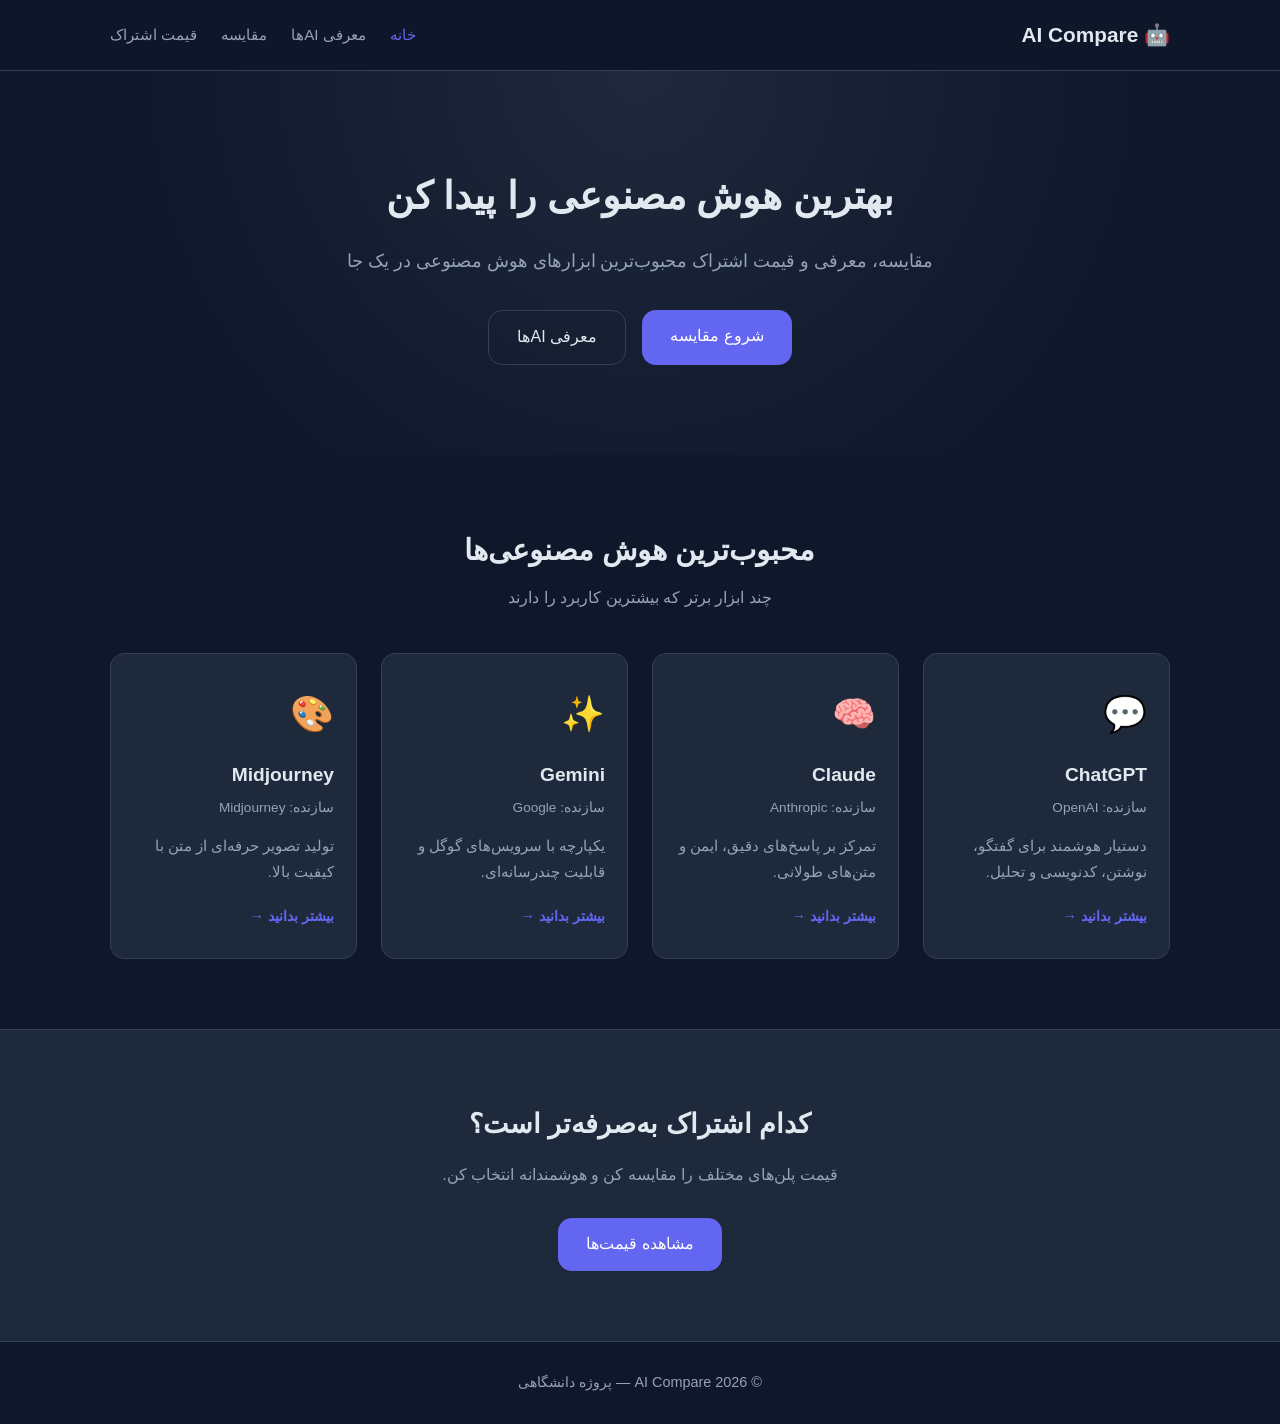
<file: AI/index.html>
<!DOCTYPE html>
<html lang="fa" dir="rtl">
<head>
  <meta charset="UTF-8">
  <meta name="viewport" content="width=device-width, initial-scale=1.0">
  <title>AI Compare | مقایسه هوش مصنوعی‌ها</title>
  <link rel="stylesheet" href="css/style.css">
</head>
<body>

  <!-- ===== هدر ===== -->
  <header class="header">
    <div class="container header-inner">
      <a href="index.html" class="logo">🤖 AI Compare</a>

      <nav class="nav" id="nav">
        <a href="index.html" class="active">خانه</a>
        <a href="about.html">معرفی AIها</a>
        <a href="compare.html">مقایسه</a>
        <a href="pricing.html">قیمت اشتراک</a>
      </nav>

      <button class="menu-toggle" id="menuToggle" aria-label="منو">☰</button>
    </div>
  </header>

  <!-- ===== بخش Hero ===== -->
  <section class="hero">
    <div class="container">
      <h1>بهترین هوش مصنوعی را پیدا کن</h1>
      <p>مقایسه، معرفی و قیمت اشتراک محبوب‌ترین ابزارهای هوش مصنوعی در یک جا</p>
      <div class="hero-buttons">
        <a href="compare.html" class="btn btn-primary">شروع مقایسه</a>
        <a href="about.html" class="btn btn-outline">معرفی AIها</a>
      </div>
    </div>
  </section>

  <!-- ===== کارت‌های AI ===== -->
  <section class="section">
    <div class="container">
      <h2 class="section-title">محبوب‌ترین هوش مصنوعی‌ها</h2>
      <p class="section-subtitle">چند ابزار برتر که بیشترین کاربرد را دارند</p>

      <div class="cards-grid">
        <!-- کارت ۱ -->
        <article class="card">
          <div class="card-icon">💬</div>
          <h3>ChatGPT</h3>
          <p class="card-maker">سازنده: OpenAI</p>
          <p class="card-desc">دستیار هوشمند برای گفتگو، نوشتن، کدنویسی و تحلیل.</p>
          <a href="about.html" class="card-link">بیشتر بدانید →</a>
        </article>

        <!-- کارت ۲ -->
        <article class="card">
          <div class="card-icon">🧠</div>
          <h3>Claude</h3>
          <p class="card-maker">سازنده: Anthropic</p>
          <p class="card-desc">تمرکز بر پاسخ‌های دقیق، ایمن و متن‌های طولانی.</p>
          <a href="about.html" class="card-link">بیشتر بدانید →</a>
        </article>

        <!-- کارت ۳ -->
        <article class="card">
          <div class="card-icon">✨</div>
          <h3>Gemini</h3>
          <p class="card-maker">سازنده: Google</p>
          <p class="card-desc">یکپارچه با سرویس‌های گوگل و قابلیت چندرسانه‌ای.</p>
          <a href="about.html" class="card-link">بیشتر بدانید →</a>
        </article>

        <!-- کارت ۴ -->
        <article class="card">
          <div class="card-icon">🎨</div>
          <h3>Midjourney</h3>
          <p class="card-maker">سازنده: Midjourney</p>
          <p class="card-desc">تولید تصویر حرفه‌ای از متن با کیفیت بالا.</p>
          <a href="about.html" class="card-link">بیشتر بدانید →</a>
        </article>
      </div>
    </div>
  </section>

  <!-- ===== بخش CTA ===== -->
  <section class="cta">
    <div class="container">
      <h2>کدام اشتراک به‌صرفه‌تر است؟</h2>
      <p>قیمت پلن‌های مختلف را مقایسه کن و هوشمندانه انتخاب کن.</p>
      <a href="pricing.html" class="btn btn-primary">مشاهده قیمت‌ها</a>
    </div>
  </section>

  <!-- ===== فوتر ===== -->
  <footer class="footer">
    <div class="container">
      <p>© <span id="year"></span> AI Compare — پروژه دانشگاهی</p>
    </div>
  </footer>

  <script src="js/main.js"></script>
</body>
</html>
</file>
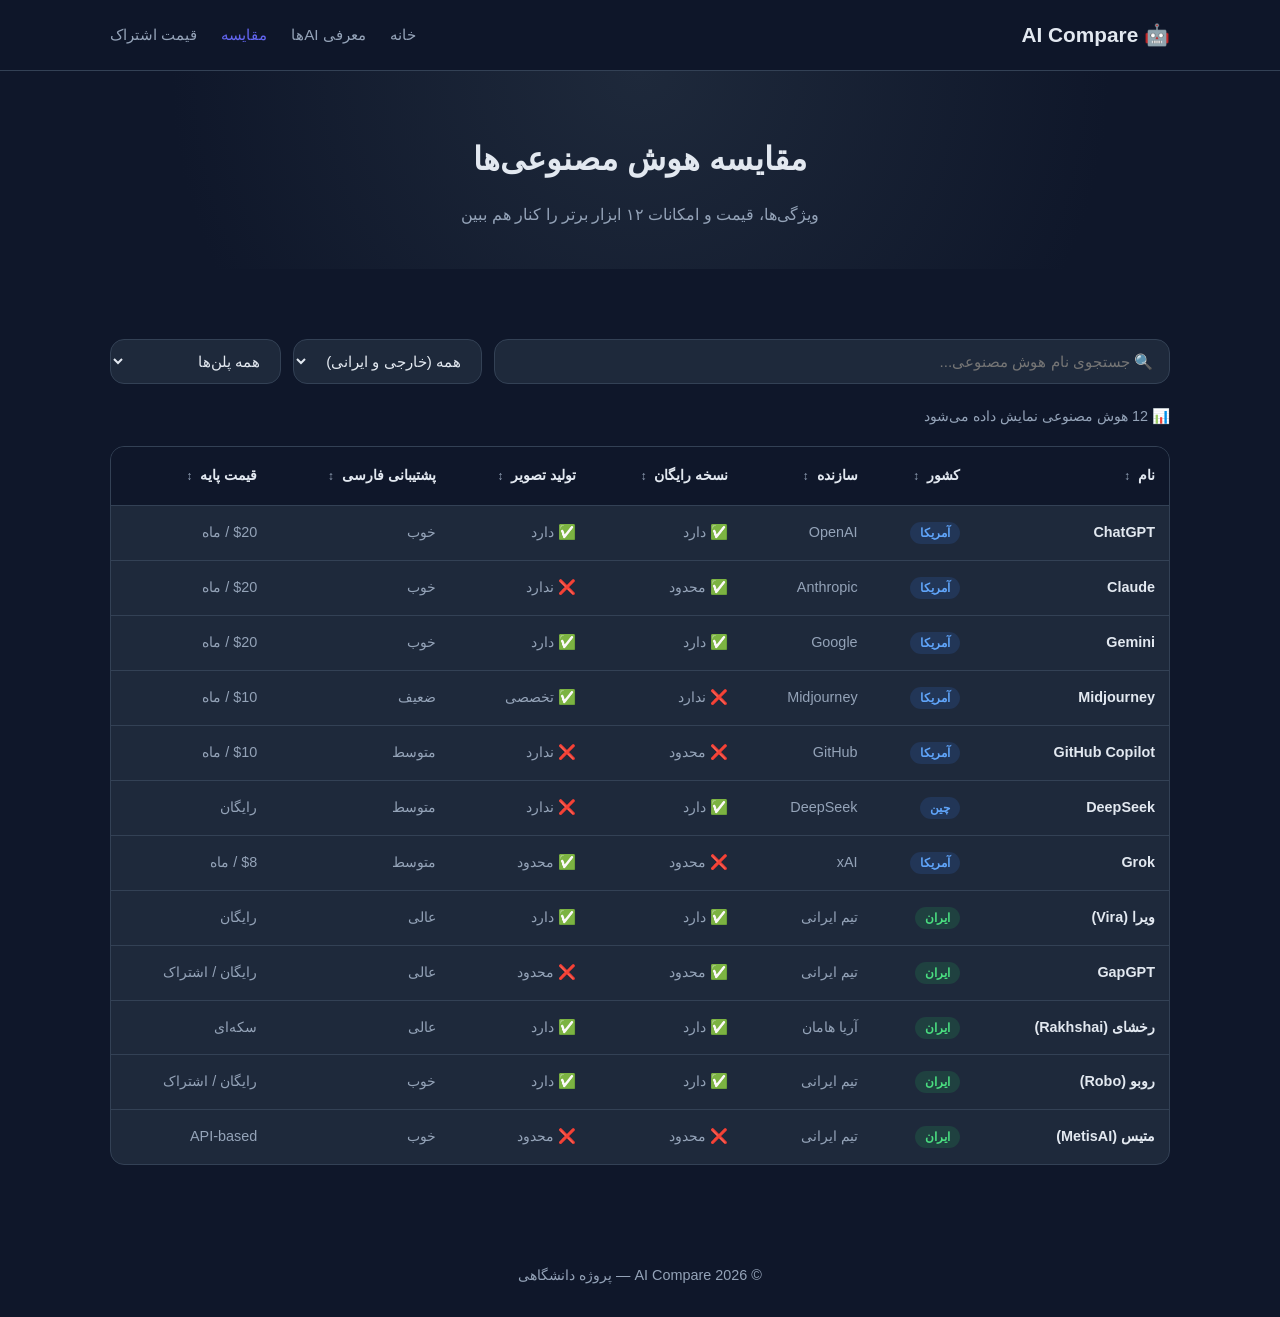
<file: AI/compare.html>
<!DOCTYPE html>
<html lang="fa" dir="rtl">
<head>
  <meta charset="UTF-8">
  <meta name="viewport" content="width=device-width, initial-scale=1.0">
  <title>مقایسه هوش مصنوعی‌ها | AI Compare</title>
  <link rel="stylesheet" href="css/style.css">
</head>
<body>

  <!-- ===== هدر ===== -->
  <header class="header">
    <div class="container header-inner">
      <a href="index.html" class="logo">🤖 AI Compare</a>
      <nav class="nav" id="nav">
        <a href="index.html">خانه</a>
        <a href="about.html">معرفی AIها</a>
        <a href="compare.html" class="active">مقایسه</a>
        <a href="pricing.html">قیمت اشتراک</a>
      </nav>
      <button class="menu-toggle" id="menuToggle" aria-label="منو">☰</button>
    </div>
  </header>

  <!-- ===== عنوان صفحه ===== -->
  <section class="page-hero">
    <div class="container">
      <h1>مقایسه هوش مصنوعی‌ها</h1>
      <p>ویژگی‌ها، قیمت و امکانات ۱۲ ابزار برتر را کنار هم ببین</p>
    </div>
  </section>

  <!-- ===== کنترل‌ها ===== -->
  <section class="section">
    <div class="container">
      <div class="compare-controls">
        <input type="text" id="searchInput" class="search-input" placeholder="🔍 جستجوی نام هوش مصنوعی...">

        <select id="filterOrigin" class="filter-select">
          <option value="all">همه (خارجی و ایرانی)</option>
          <option value="foreign">فقط خارجی</option>
          <option value="iranian">فقط ایرانی</option>
        </select>

        <select id="filterFree" class="filter-select">
          <option value="all">همه پلن‌ها</option>
          <option value="yes">دارای نسخه رایگان</option>
          <option value="no">فقط پولی</option>
        </select>
      </div>

      <p id="resultCount" class="result-count"></p>

      <!-- ===== جدول مقایسه ===== -->
      <div class="table-wrapper">
        <table class="compare-table" id="compareTable">
          <thead>
            <tr>
              <th data-sort="name">نام <span class="sort-icon">↕</span></th>
              <th data-sort="origin">کشور <span class="sort-icon">↕</span></th>
              <th data-sort="maker">سازنده <span class="sort-icon">↕</span></th>
              <th data-sort="free">نسخه رایگان <span class="sort-icon">↕</span></th>
              <th data-sort="image">تولید تصویر <span class="sort-icon">↕</span></th>
              <th data-sort="persian">پشتیبانی فارسی <span class="sort-icon">↕</span></th>
              <th data-sort="price">قیمت پایه <span class="sort-icon">↕</span></th>
            </tr>
          </thead>
          <tbody id="tableBody">
            <!-- با JS پر می‌شه -->
          </tbody>
        </table>
      </div>

      <p id="emptyState" class="empty-state" style="display:none;">
        😕 نتیجه‌ای برای جستجوی شما پیدا نشد.
      </p>

    </div>
  </section>

  <!-- ===== فوتر ===== -->
  <footer class="footer">
    <div class="container">
      <p>© <span id="year"></span> AI Compare — پروژه دانشگاهی</p>
    </div>
  </footer>

  <script src="js/main.js"></script>
  <script src="js/compare.js"></script>
</body>
</html>
</file>
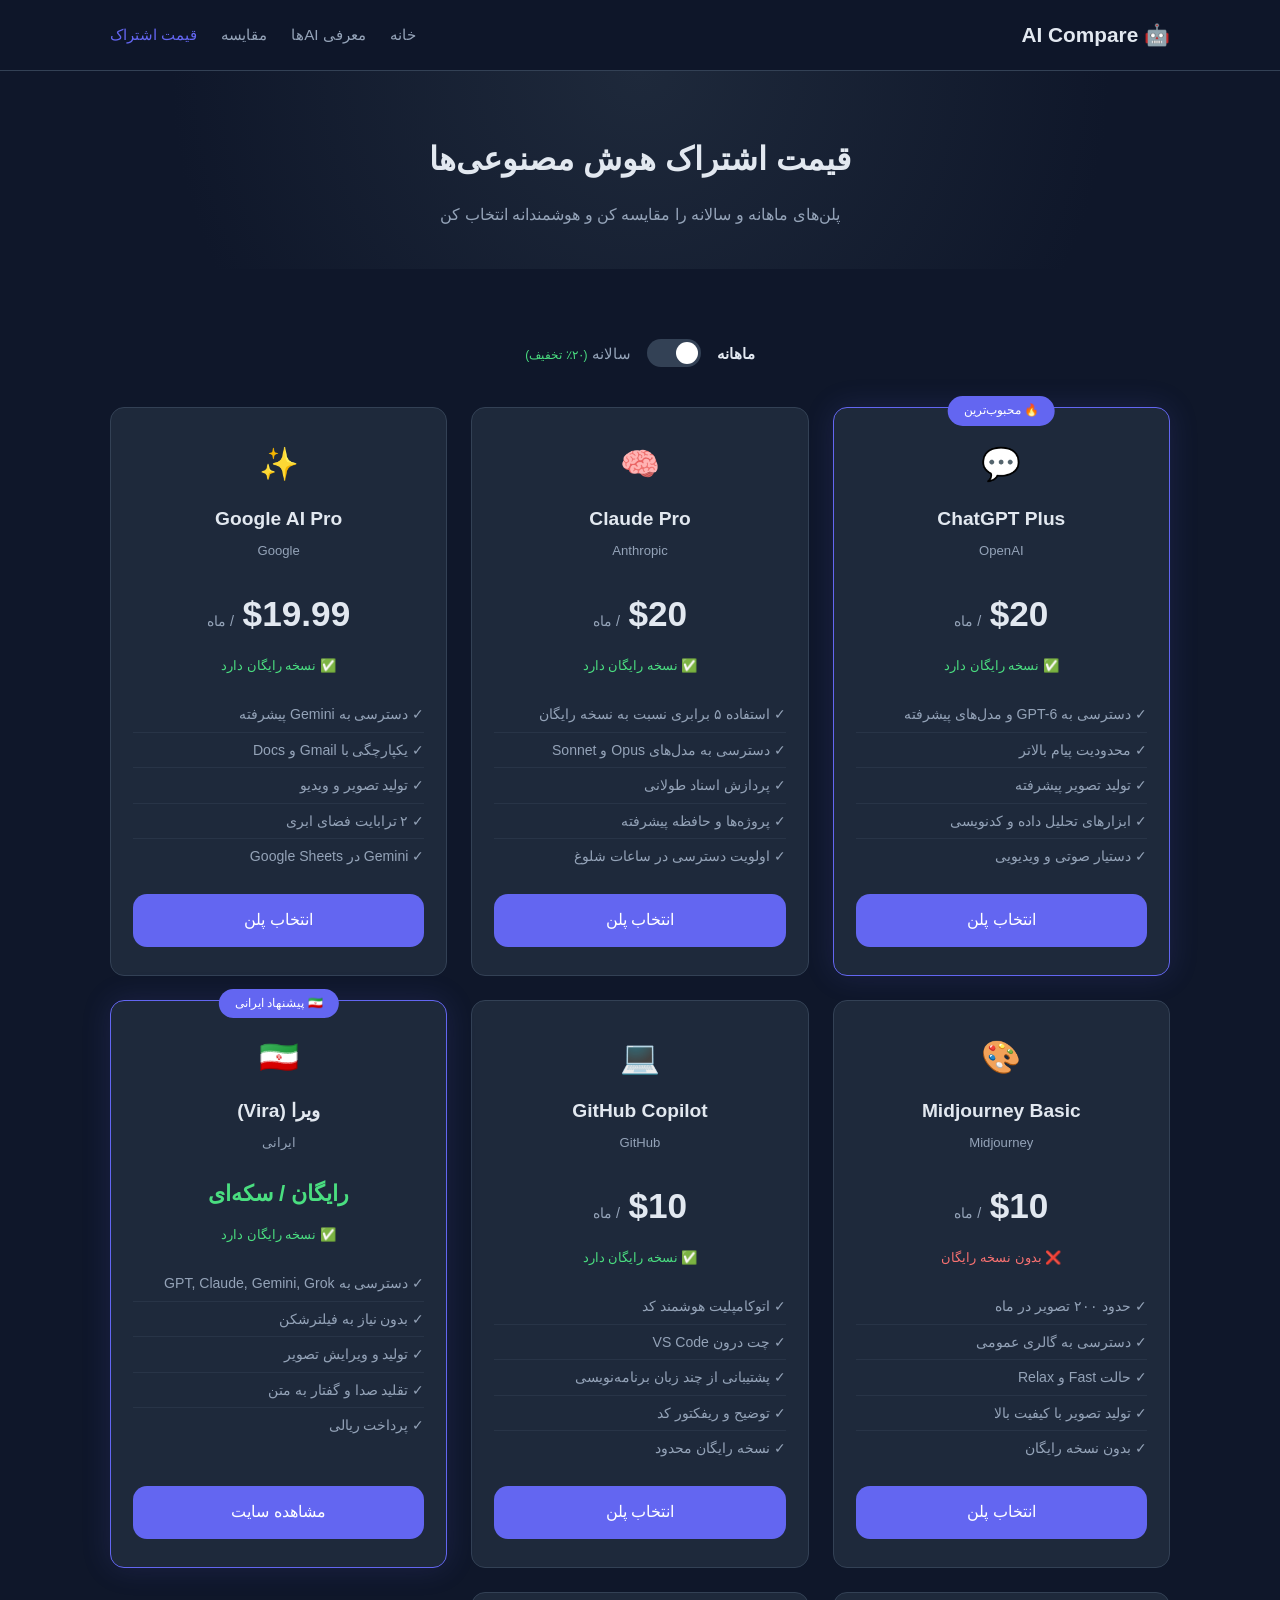
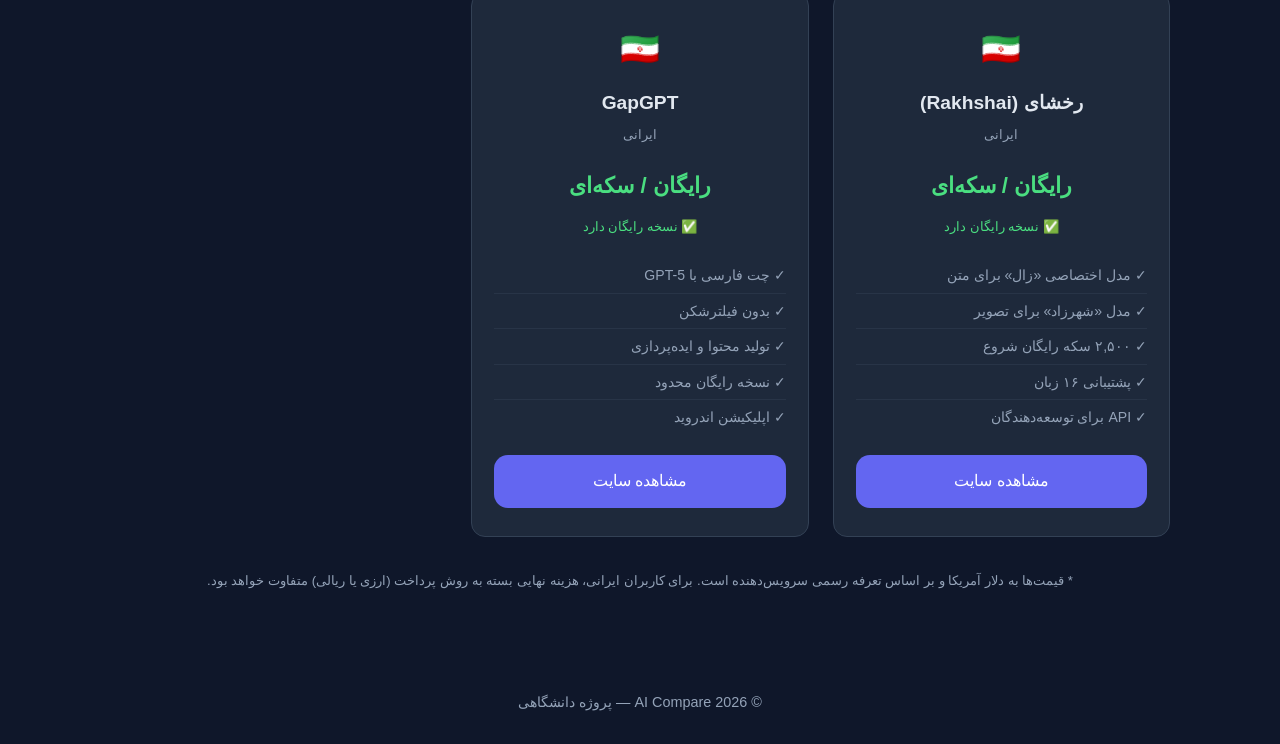
<file: AI/pricing.html>
<!DOCTYPE html>
<html lang="fa" dir="rtl">
<head>
  <meta charset="UTF-8">
  <meta name="viewport" content="width=device-width, initial-scale=1.0">
  <title>قیمت اشتراک هوش مصنوعی‌ها | AI Compare</title>
  <link rel="stylesheet" href="css/style.css">
</head>
<body>

  <!-- ===== هدر ===== -->
  <header class="header">
    <div class="container header-inner">
      <a href="index.html" class="logo">🤖 AI Compare</a>
      <nav class="nav" id="nav">
        <a href="index.html">خانه</a>
        <a href="about.html">معرفی AIها</a>
        <a href="compare.html">مقایسه</a>
        <a href="pricing.html" class="active">قیمت اشتراک</a>
      </nav>
      <button class="menu-toggle" id="menuToggle" aria-label="منو">☰</button>
    </div>
  </header>

  <!-- ===== عنوان صفحه ===== -->
  <section class="page-hero">
    <div class="container">
      <h1>قیمت اشتراک هوش مصنوعی‌ها</h1>
      <p>پلن‌های ماهانه و سالانه را مقایسه کن و هوشمندانه انتخاب کن</p>
    </div>
  </section>

  <!-- ===== سوییچ ماهانه/سالانه ===== -->
  <section class="section">
    <div class="container">

      <div class="billing-toggle-wrapper">
        <span class="billing-label active" id="labelMonthly">ماهانه</span>
        <button class="billing-toggle" id="billingToggle" aria-label="تغییر دوره پرداخت">
          <span class="billing-knob"></span>
        </button>
        <span class="billing-label" id="labelYearly">سالانه <small>(۲۰٪ تخفیف)</small></span>
      </div>

      <!-- ===== کارت‌های قیمت ===== -->
      <div class="pricing-grid" id="pricingGrid">
        <!-- با JS پر می‌شه -->
      </div>

      <p class="pricing-note">
        * قیمت‌ها به دلار آمریکا و بر اساس تعرفه رسمی سرویس‌دهنده است. برای کاربران ایرانی، هزینه نهایی بسته به روش پرداخت (ارزی یا ریالی) متفاوت خواهد بود.
      </p>

    </div>
  </section>

  <!-- ===== فوتر ===== -->
  <footer class="footer">
    <div class="container">
      <p>© <span id="year"></span> AI Compare — پروژه دانشگاهی</p>
    </div>
  </footer>

  <script src="js/main.js"></script>
  <script src="js/pricing.js"></script>
</body>
</html>
</file>
<file: AI/css/style.css>
/* ===== متغیرها ===== */
:root {
  --primary: #6366f1;
  --primary-dark: #4f46e5;
  --bg: #0f172a;
  --bg-light: #1e293b;
  --card: #1e293b;
  --border: #334155;
  --text: #e2e8f0;
  --text-muted: #94a3b8;
  --radius: 14px;
}

/* ===== ریست ===== */
* {
  margin: 0;
  padding: 0;
  box-sizing: border-box;
}

body {
  font-family: Tahoma, "Segoe UI", sans-serif;
  background: var(--bg);
  color: var(--text);
  line-height: 1.8;
}

a {
  text-decoration: none;
  color: inherit;
}

.container {
  max-width: 1100px;
  margin: 0 auto;
  padding: 0 20px;
}

/* ===== هدر ===== */
.header {
  background: rgba(15, 23, 42, 0.95);
  border-bottom: 1px solid var(--border);
  position: sticky;
  top: 0;
  z-index: 100;
  -webkit-backdrop-filter: blur(8px);
  backdrop-filter: blur(8px);
}

.header-inner {
  display: flex;
  align-items: center;
  justify-content: space-between;
  height: 70px;
}

.logo {
  font-size: 1.3rem;
  font-weight: bold;
  color: var(--text);
}

.nav {
  display: flex;
  gap: 24px;
}

.nav a {
  color: var(--text-muted);
  font-size: 0.95rem;
  transition: color 0.2s;
}

.nav a:hover,
.nav a.active {
  color: var(--primary);
}

.menu-toggle {
  display: none;
  background: none;
  border: none;
  color: var(--text);
  font-size: 1.6rem;
  cursor: pointer;
}

/* ===== Hero ===== */
.hero {
  padding: 90px 0;
  text-align: center;
  background: radial-gradient(circle at top, #1e293b 0%, #0f172a 70%);
}

.hero h1 {
  font-size: 2.4rem;
  margin-bottom: 16px;
}

.hero p {
  color: var(--text-muted);
  font-size: 1.1rem;
  margin-bottom: 32px;
}

.hero-buttons {
  display: flex;
  gap: 16px;
  justify-content: center;
  flex-wrap: wrap;
}

/* ===== دکمه‌ها ===== */
.btn {
  display: inline-block;
  padding: 12px 28px;
  border-radius: var(--radius);
  font-size: 1rem;
  transition: all 0.2s;
  cursor: pointer;
}

.btn-primary {
  background: var(--primary);
  color: #fff;
}

.btn-primary:hover {
  background: var(--primary-dark);
  transform: translateY(-2px);
}

.btn-outline {
  border: 1px solid var(--border);
  color: var(--text);
}

.btn-outline:hover {
  border-color: var(--primary);
  color: var(--primary);
}

/* ===== بخش‌ها ===== */
.section {
  padding: 70px 0;
}

.section-title {
  text-align: center;
  font-size: 1.8rem;
  margin-bottom: 8px;
}

.section-subtitle {
  text-align: center;
  color: var(--text-muted);
  margin-bottom: 40px;
}

/* ===== کارت‌ها ===== */
.cards-grid {
  display: grid;
  grid-template-columns: repeat(auto-fit, minmax(240px, 1fr));
  gap: 24px;
}

.card {
  background: var(--card);
  border: 1px solid var(--border);
  border-radius: var(--radius);
  padding: 28px 22px;
  transition: transform 0.2s, border-color 0.2s;
}

.card:hover {
  transform: translateY(-6px);
  border-color: var(--primary);
}

.card-icon {
  font-size: 2.2rem;
  margin-bottom: 12px;
}

.card h3 {
  font-size: 1.2rem;
  margin-bottom: 4px;
}

.card-maker {
  color: var(--text-muted);
  font-size: 0.85rem;
  margin-bottom: 12px;
}

.card-desc {
  color: var(--text-muted);
  font-size: 0.92rem;
  margin-bottom: 16px;
}

.card-link {
  color: var(--primary);
  font-size: 0.9rem;
  font-weight: bold;
}

/* ===== CTA ===== */
.cta {
  padding: 70px 0;
  text-align: center;
  background: var(--bg-light);
  border-top: 1px solid var(--border);
  border-bottom: 1px solid var(--border);
}

.cta h2 {
  font-size: 1.7rem;
  margin-bottom: 12px;
}

.cta p {
  color: var(--text-muted);
  margin-bottom: 28px;
}

/* ===== فوتر ===== */
.footer {
  padding: 28px 0;
  text-align: center;
  color: var(--text-muted);
  font-size: 0.9rem;
}

/* ===== ریسپانسیو ===== */
@media (max-width: 768px) {
  .menu-toggle {
    display: block;
  }

  .nav {
    display: none;
    position: absolute;
    top: 70px;
    right: 0;
    left: 0;
    flex-direction: column;
    background: var(--bg-light);
    border-bottom: 1px solid var(--border);
    padding: 16px 20px;
    gap: 14px;
  }

  .nav.open {
    display: flex;
  }

  .hero h1 {
    font-size: 1.7rem;
  }

  .hero p {
    font-size: 0.95rem;
  }
}





















/* ===== صفحه معرفی ===== */
.page-hero {
  padding: 60px 0 40px;
  text-align: center;
  background: radial-gradient(circle at top, #1e293b 0%, #0f172a 70%);
}

.page-hero h1 {
  font-size: 2rem;
  margin-bottom: 12px;
}

.page-hero p {
  color: var(--text-muted);
  font-size: 1rem;
}

/* ===== پروفایل AI ===== */
.ai-profile {
  background: var(--card);
  border: 1px solid var(--border);
  border-radius: var(--radius);
  padding: 28px;
  margin-bottom: 24px;
  transition: border-color 0.2s;
}

.ai-profile:hover {
  border-color: var(--primary);
}

.ai-profile-header {
  display: flex;
  align-items: center;
  gap: 16px;
  margin-bottom: 18px;
}

.ai-profile-icon {
  width: 60px;
  height: 60px;
  display: flex;
  align-items: center;
  justify-content: center;
  font-size: 1.8rem;
  background: var(--bg);
  border: 1px solid var(--border);
  border-radius: 12px;
  flex-shrink: 0;
}

.ai-profile h2 {
  font-size: 1.4rem;
  margin-bottom: 2px;
}

.ai-maker {
  color: var(--text-muted);
  font-size: 0.88rem;
}

.ai-desc {
  color: var(--text-muted);
  font-size: 0.95rem;
  margin-bottom: 18px;
  line-height: 1.9;
}

/* ===== تگ‌ها ===== */
.ai-tags {
  display: flex;
  flex-wrap: wrap;
  gap: 8px;
  margin-bottom: 18px;
}

.tag {
  background: rgba(99, 102, 241, 0.15);
  color: var(--primary);
  font-size: 0.8rem;
  padding: 4px 12px;
  border-radius: 999px;
  border: 1px solid rgba(99, 102, 241, 0.3);
}

/* ===== ویژگی‌ها ===== */
.ai-features {
  display: grid;
  grid-template-columns: repeat(auto-fit, minmax(220px, 1fr));
  gap: 10px;
  padding: 16px;
  background: var(--bg);
  border-radius: 10px;
  margin-bottom: 18px;
}

.feature {
  font-size: 0.9rem;
  color: var(--text-muted);
}

.feature strong {
  color: var(--text);
}

/* ===== ریسپانسیو ===== */
@media (max-width: 600px) {
  .ai-profile {
    padding: 20px;
  }

  .ai-profile-header {
    flex-direction: column;
    text-align: center;
  }

  .ai-profile h2 {
    font-size: 1.2rem;
  }

  .page-hero h1 {
    font-size: 1.5rem;
  }
}

/* ===== لوگوی AI ===== */
.ai-logo {
  width: 60px;
  height: 60px;
  border-radius: 12px;
  object-fit: contain;
  background: #fff;
  padding: 6px;
  flex-shrink: 0;
}

@media (max-width: 600px) {
  .ai-logo {
    width: 50px;
    height: 50px;
  }
}


























/* ===== لوگوی AI ===== */
.ai-logo {
  width: 60px;
  height: 60px;
  border-radius: 12px;
  object-fit: contain;
  background: #fff;
  padding: 6px;
  flex-shrink: 0;
}

@media (max-width: 600px) {
  .ai-logo {
    width: 50px;
    height: 50px;
  }
}






















/* ===== کنترل‌های مقایسه ===== */
.compare-controls {
  display: flex;
  flex-wrap: wrap;
  gap: 12px;
  margin-bottom: 20px;
}

.search-input {
  flex: 1;
  min-width: 220px;
  padding: 12px 16px;
  background: var(--card);
  border: 1px solid var(--border);
  border-radius: var(--radius);
  color: var(--text);
  font-family: inherit;
  font-size: 0.95rem;
  outline: none;
  transition: border-color 0.2s;
}

.search-input:focus {
  border-color: var(--primary);
}

.filter-select {
  padding: 12px 16px;
  background: var(--card);
  border: 1px solid var(--border);
  border-radius: var(--radius);
  color: var(--text);
  font-family: inherit;
  font-size: 0.95rem;
  cursor: pointer;
  outline: none;
  transition: border-color 0.2s;
}

.filter-select:focus {
  border-color: var(--primary);
}

.result-count {
  color: var(--text-muted);
  font-size: 0.9rem;
  margin-bottom: 16px;
}

/* ===== جدول ===== */
.table-wrapper {
  overflow-x: auto;
  border: 1px solid var(--border);
  border-radius: var(--radius);
  background: var(--card);
}

.compare-table {
  width: 100%;
  border-collapse: collapse;
  min-width: 780px;
}

.compare-table th {
  background: var(--bg);
  padding: 16px 14px;
  text-align: right;
  font-size: 0.9rem;
  color: var(--text);
  border-bottom: 1px solid var(--border);
  cursor: pointer;
  -webkit-user-select: none;
  user-select: none;
  white-space: nowrap;
  transition: color 0.2s;
}

.compare-table th:hover {
  color: var(--primary);
}

.sort-icon {
  font-size: 0.75rem;
  color: var(--text-muted);
  margin-right: 4px;
}

.compare-table td {
  padding: 14px;
  font-size: 0.9rem;
  color: var(--text-muted);
  border-bottom: 1px solid var(--border);
  white-space: nowrap;
}

.compare-table tbody tr:last-child td {
  border-bottom: none;
}

.compare-table tbody tr:hover {
  background: rgba(99, 102, 241, 0.06);
}

.ai-name-cell {
  color: var(--text) !important;
  font-weight: bold;
}

/* ===== بج کشور ===== */
.badge {
  font-size: 0.78rem;
  padding: 4px 10px;
  border-radius: 999px;
  font-weight: bold;
}

.badge.foreign {
  background: rgba(59, 130, 246, 0.15);
  color: #60a5fa;
}

.badge.iranian {
  background: rgba(34, 197, 94, 0.15);
  color: #4ade80;
}

/* ===== خالی ===== */
.empty-state {
  text-align: center;
  color: var(--text-muted);
  padding: 40px 0;
  font-size: 1rem;
}

/* ===== ریسپانسیو ===== */
@media (max-width: 768px) {
  .compare-controls {
    flex-direction: column;
  }

  .search-input,
  .filter-select {
    width: 100%;
  }
}




























/* ===== سوییچ پرداخت ===== */
.billing-toggle-wrapper {
  display: flex;
  align-items: center;
  justify-content: center;
  gap: 16px;
  margin-bottom: 40px;
}

.billing-label {
  font-size: 0.95rem;
  color: var(--text-muted);
  transition: color 0.2s;
}

.billing-label.active {
  color: var(--text);
  font-weight: bold;
}

.billing-label small {
  font-size: 0.75rem;
  color: #4ade80;
}

.billing-toggle {
  position: relative;
  width: 54px;
  height: 28px;
  background: var(--border);
  border: none;
  border-radius: 999px;
  cursor: pointer;
  transition: background 0.2s;
}

.billing-toggle.active {
  background: var(--primary);
}

.billing-knob {
  position: absolute;
  top: 3px;
  right: 3px;
  width: 22px;
  height: 22px;
  background: #fff;
  border-radius: 50%;
  transition: transform 0.2s;
}

.billing-toggle.active .billing-knob {
  transform: translateX(-26px);
}

/* ===== شبکه قیمت ===== */
.pricing-grid {
  display: grid;
  grid-template-columns: repeat(auto-fit, minmax(260px, 1fr));
  gap: 24px;
}

/* ===== کارت قیمت ===== */
.pricing-card {
  position: relative;
  background: var(--card);
  border: 1px solid var(--border);
  border-radius: var(--radius);
  padding: 28px 22px;
  display: flex;
  flex-direction: column;
  transition: transform 0.2s, border-color 0.2s;
}

.pricing-card:hover {
  transform: translateY(-6px);
  border-color: var(--primary);
}

.pricing-card.popular {
  border-color: var(--primary);
  box-shadow: 0 0 30px rgba(99, 102, 241, 0.15);
}

.popular-badge {
  position: absolute;
  top: -12px;
  right: 50%;
  transform: translateX(50%);
  background: var(--primary);
  color: #fff;
  font-size: 0.75rem;
  padding: 4px 16px;
  border-radius: 999px;
  white-space: nowrap;
}

.pricing-header {
  text-align: center;
  margin-bottom: 20px;
}

.pricing-icon {
  font-size: 2rem;
  margin-bottom: 8px;
}

.pricing-header h3 {
  font-size: 1.2rem;
  margin-bottom: 2px;
}

.pricing-maker {
  color: var(--text-muted);
  font-size: 0.82rem;
}

.pricing-price {
  text-align: center;
  margin-bottom: 8px;
}

.price-amount {
  font-size: 2.2rem;
  font-weight: bold;
  color: var(--text);
}

.price-period {
  color: var(--text-muted);
  font-size: 0.9rem;
  margin-right: 4px;
}

.price-monthly-eq {
  display: block;
  color: #4ade80;
  font-size: 0.8rem;
  margin-top: 4px;
}

.price-free {
  font-size: 1.4rem;
  font-weight: bold;
  color: #4ade80;
}

.pricing-free-status {
  text-align: center;
  margin-bottom: 20px;
  font-size: 0.82rem;
}

.free-badge { color: #4ade80; }
.no-free-badge { color: #f87171; }

/* ===== لیست ویژگی‌ها ===== */
.pricing-features {
  list-style: none;
  flex: 1;
  margin-bottom: 20px;
}

.pricing-features li {
  color: var(--text-muted);
  font-size: 0.88rem;
  padding: 6px 0;
  border-bottom: 1px solid rgba(51, 65, 85, 0.5);
  line-height: 1.6;
}

.pricing-features li:last-child {
  border-bottom: none;
}

/* ===== دکمه ===== */
.pricing-btn {
  width: 100%;
  text-align: center;
}

/* ===== نکته ===== */
.pricing-note {
  margin-top: 32px;
  color: var(--text-muted);
  font-size: 0.82rem;
  text-align: center;
  line-height: 1.8;
}

/* ===== ریسپانسیو ===== */
@media (max-width: 600px) {
  .pricing-grid {
    grid-template-columns: 1fr;
  }

  .billing-toggle-wrapper {
    gap: 10px;
  }

  .billing-label {
    font-size: 0.85rem;
  }
}
</file>
